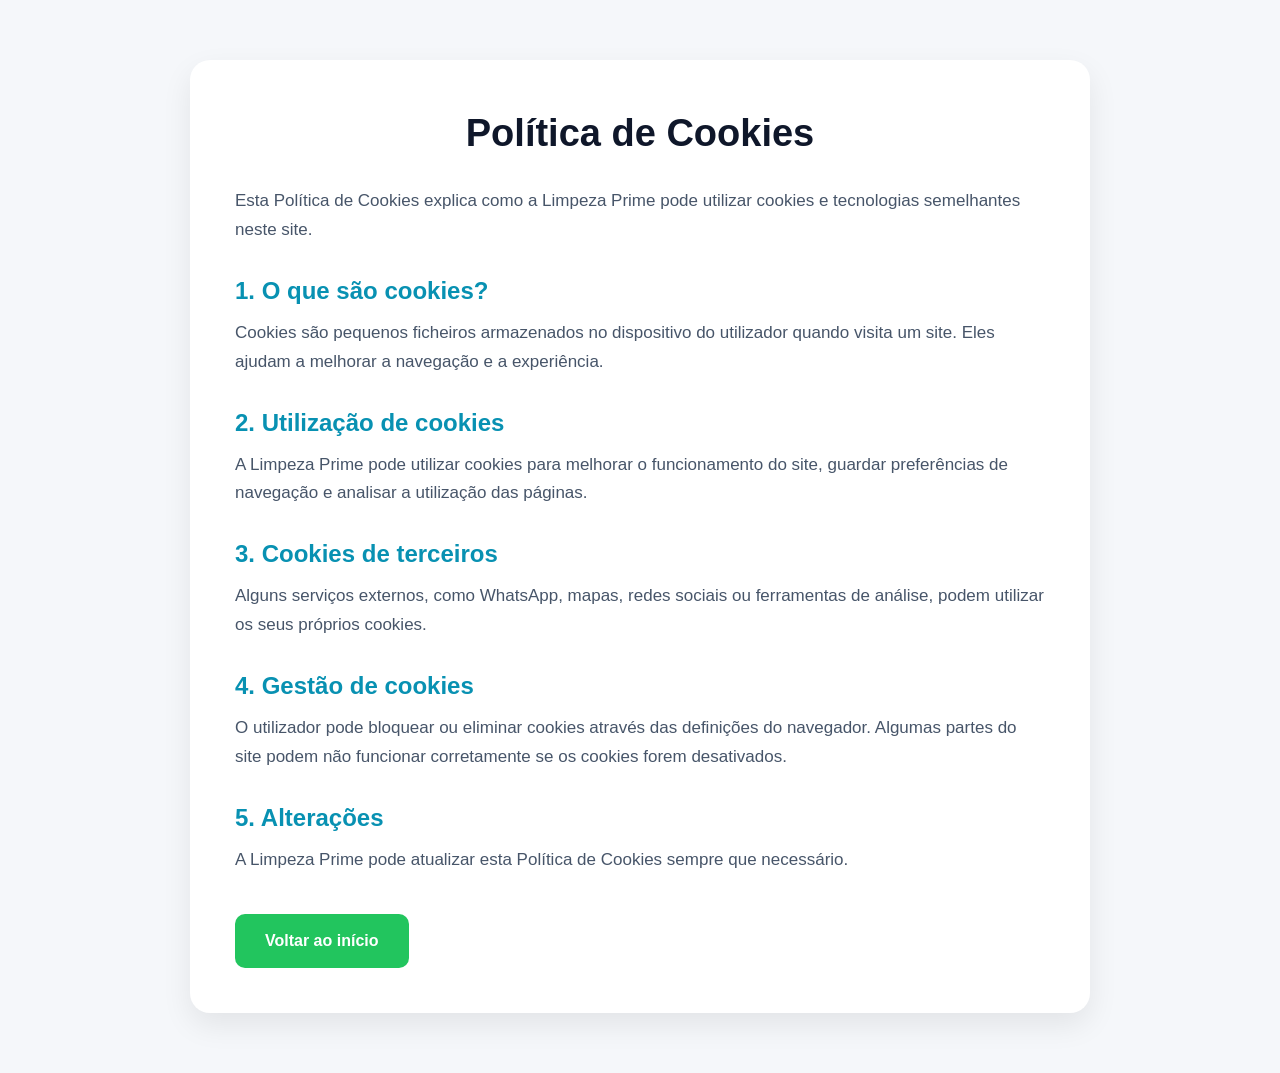
<file: cookies.html>
<!DOCTYPE html>
<html lang="pt-PT">
<head>
  <meta charset="UTF-8">
  <meta name="viewport" content="width=device-width, initial-scale=1.0">
  <title>Política de Cookies | Limpeza Prime</title>
  <link rel="stylesheet" href="style.css">
</head>

<body>

  <main class="pagina-legal">
    <section class="legal-box">
      <h1>Política de Cookies</h1>

      <p>
        Esta Política de Cookies explica como a Limpeza Prime pode utilizar cookies
        e tecnologias semelhantes neste site.
      </p>

      <h2>1. O que são cookies?</h2>
      <p>
        Cookies são pequenos ficheiros armazenados no dispositivo do utilizador
        quando visita um site. Eles ajudam a melhorar a navegação e a experiência.
      </p>

      <h2>2. Utilização de cookies</h2>
      <p>
        A Limpeza Prime pode utilizar cookies para melhorar o funcionamento do site,
        guardar preferências de navegação e analisar a utilização das páginas.
      </p>

      <h2>3. Cookies de terceiros</h2>
      <p>
        Alguns serviços externos, como WhatsApp, mapas, redes sociais ou ferramentas
        de análise, podem utilizar os seus próprios cookies.
      </p>

      <h2>4. Gestão de cookies</h2>
      <p>
        O utilizador pode bloquear ou eliminar cookies através das definições do navegador.
        Algumas partes do site podem não funcionar corretamente se os cookies forem desativados.
      </p>

      <h2>5. Alterações</h2>
      <p>
        A Limpeza Prime pode atualizar esta Política de Cookies sempre que necessário.
      </p>

      <a href="index.html" class="btn btn-whatsapp">Voltar ao início</a>
    </section>
  </main>

</body>
</html>
</file>
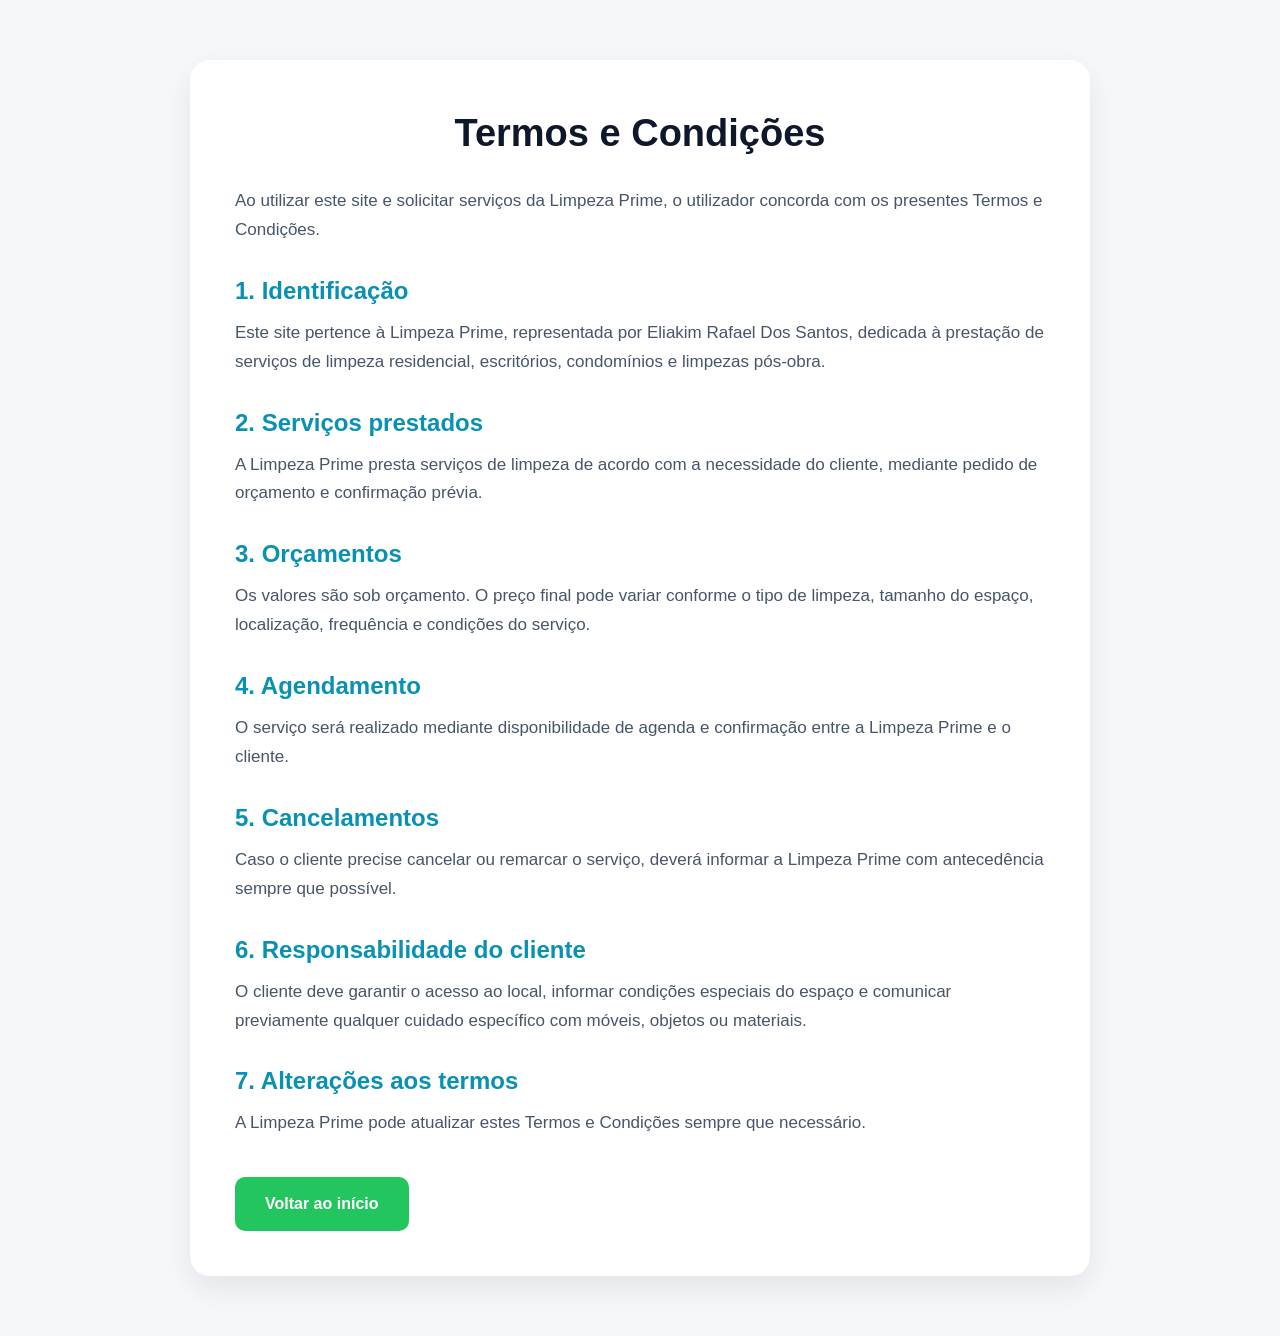
<file: termos.html>
<!DOCTYPE html>
<html lang="pt-PT">
<head>
  <meta charset="UTF-8">
  <meta name="viewport" content="width=device-width, initial-scale=1.0">
  <title>Termos e Condições | Limpeza Prime</title>
  <link rel="stylesheet" href="style.css">
</head>

<body>

  <main class="pagina-legal">
    <section class="legal-box">
      <h1>Termos e Condições</h1>

      <p>
        Ao utilizar este site e solicitar serviços da Limpeza Prime, o utilizador
        concorda com os presentes Termos e Condições.
      </p>

      <h2>1. Identificação</h2>
      <p>
        Este site pertence à Limpeza Prime, representada por Eliakim Rafael Dos Santos,
        dedicada à prestação de serviços de limpeza residencial, escritórios,
        condomínios e limpezas pós-obra.
      </p>

      <h2>2. Serviços prestados</h2>
      <p>
        A Limpeza Prime presta serviços de limpeza de acordo com a necessidade do cliente,
        mediante pedido de orçamento e confirmação prévia.
      </p>

      <h2>3. Orçamentos</h2>
      <p>
        Os valores são sob orçamento. O preço final pode variar conforme o tipo de limpeza,
        tamanho do espaço, localização, frequência e condições do serviço.
      </p>

      <h2>4. Agendamento</h2>
      <p>
        O serviço será realizado mediante disponibilidade de agenda e confirmação entre
        a Limpeza Prime e o cliente.
      </p>

      <h2>5. Cancelamentos</h2>
      <p>
        Caso o cliente precise cancelar ou remarcar o serviço, deverá informar a Limpeza Prime
        com antecedência sempre que possível.
      </p>

      <h2>6. Responsabilidade do cliente</h2>
      <p>
        O cliente deve garantir o acesso ao local, informar condições especiais do espaço
        e comunicar previamente qualquer cuidado específico com móveis, objetos ou materiais.
      </p>

      <h2>7. Alterações aos termos</h2>
      <p>
        A Limpeza Prime pode atualizar estes Termos e Condições sempre que necessário.
      </p>

      <a href="index.html" class="btn btn-whatsapp">Voltar ao início</a>
    </section>
  </main>

</body>
</html>
</file>
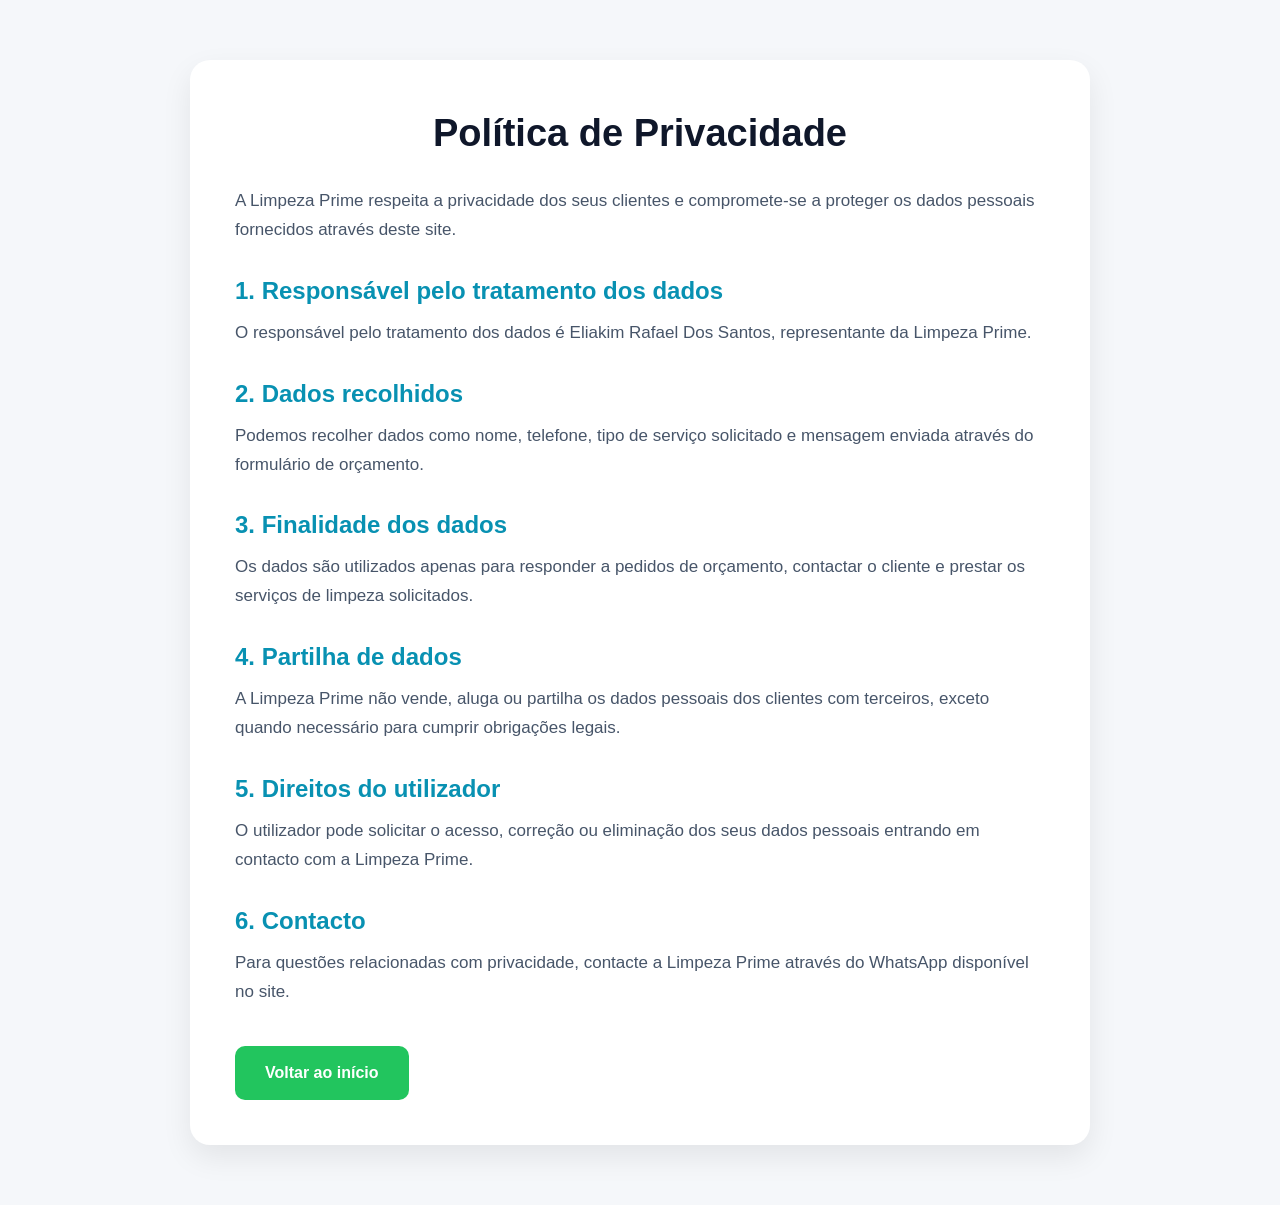
<file: Site_Da_Faxina/privacidade.html>
<!DOCTYPE html>
<html lang="pt-PT">
<head>
  <meta charset="UTF-8">
  <meta name="viewport" content="width=device-width, initial-scale=1.0">
  <title>Política de Privacidade | Limpeza Prime</title>
  <link rel="stylesheet" href="style.css">
</head>

<body>

  <main class="pagina-legal">
    <section class="legal-box">
      <h1>Política de Privacidade</h1>

      <p>
        A Limpeza Prime respeita a privacidade dos seus clientes e compromete-se
        a proteger os dados pessoais fornecidos através deste site.
      </p>

      <h2>1. Responsável pelo tratamento dos dados</h2>
      <p>
        O responsável pelo tratamento dos dados é Eliakim Rafael Dos Santos,
        representante da Limpeza Prime.
      </p>

      <h2>2. Dados recolhidos</h2>
      <p>
        Podemos recolher dados como nome, telefone, tipo de serviço solicitado
        e mensagem enviada através do formulário de orçamento.
      </p>

      <h2>3. Finalidade dos dados</h2>
      <p>
        Os dados são utilizados apenas para responder a pedidos de orçamento,
        contactar o cliente e prestar os serviços de limpeza solicitados.
      </p>

      <h2>4. Partilha de dados</h2>
      <p>
        A Limpeza Prime não vende, aluga ou partilha os dados pessoais dos clientes
        com terceiros, exceto quando necessário para cumprir obrigações legais.
      </p>

      <h2>5. Direitos do utilizador</h2>
      <p>
        O utilizador pode solicitar o acesso, correção ou eliminação dos seus dados
        pessoais entrando em contacto com a Limpeza Prime.
      </p>

      <h2>6. Contacto</h2>
      <p>
        Para questões relacionadas com privacidade, contacte a Limpeza Prime através
        do WhatsApp disponível no site.
      </p>

      <a href="index.html" class="btn btn-whatsapp">Voltar ao início</a>
    </section>
  </main>

</body>
</html>
</file>
<file: style.css>
* {
  margin: 0;
  padding: 0;
  box-sizing: border-box;
  font-family: Arial, Helvetica, sans-serif;
}

html {
  scroll-behavior: smooth;
}

body {
  color: #222;
  background-color: #f5f7fa;
  line-height: 1.5;
}

/* CABEÇALHO */
header {
  width: 100%;
  padding: 6px 8%;
  position: fixed;
  top: 0;
  left: 0;
  z-index: 1000;

  background: rgba(224, 247, 255, 0.96);
  backdrop-filter: blur(10px);
  box-shadow: 0 3px 14px rgba(0, 0, 0, 0.08);
}

.navbar {
  min-height: 76px;
  display: flex;
  justify-content: space-between;
  align-items: center;
  gap: 25px;
}

/* LOGO */
.logo img {
  height: 80px;
  width: auto;
  max-width: 230px;
  display: block;
  border-radius: 18px;
  object-fit: contain;
}

/* MENU */
nav {
  display: flex;
  align-items: center;
  gap: 24px;
}

nav a {
  text-decoration: none;
  color: #0f172a;
  font-weight: 800;
  font-size: 19px;
  transition: 0.3s;
}

nav a:hover {
  color: #0891b2;
}

/* BOTÃO MOBILE */
.menu-toggle {
  display: none;
  background: #0891b2;
  color: white;
  border: none;
  font-size: 28px;
  padding: 8px 14px;
  border-radius: 8px;
  cursor: pointer;
}

/* HERO */
.hero {
  min-height: 100vh;
  padding: 130px 8% 90px;

  background-image:
    linear-gradient(
      90deg,
      rgba(224, 247, 255, 0.96) 0%,
      rgba(224, 247, 255, 0.82) 42%,
      rgba(224, 247, 255, 0.30) 100%
    ),
    url("imagem fundo/fundo3.png");

  background-size: cover;
  background-position: center;
  background-repeat: no-repeat;

  display: flex;
  align-items: center;
}

.hero-content {
  max-width: 700px;
}

.tag {
  display: inline-block;
  background: #22c55e;
  color: white;
  padding: 10px 18px;
  border-radius: 50px;
  font-weight: bold;
  margin-bottom: 22px;
  font-size: 15px;
}

.hero h1 {
  font-size: 56px;
  line-height: 1.1;
  margin-bottom: 22px;
  color: #0f172a;
}

.hero h1 span {
  color: #0891b2;
}

.hero p {
  font-size: 21px;
  line-height: 1.6;
  margin-bottom: 35px;
  color: #334155;
}

.buttons {
  display: flex;
  gap: 15px;
  flex-wrap: wrap;
}

/* BOTÕES */
.btn {
  display: inline-block;
  padding: 15px 30px;
  border-radius: 10px;
  text-decoration: none;
  font-weight: bold;
  transition: 0.3s;
  border: none;
  cursor: pointer;
  font-size: 16px;
}

.btn-whatsapp {
  background: #22c55e;
  color: white;
}

.btn-whatsapp:hover {
  background: #16a34a;
  transform: translateY(-3px);
}

.btn-outline {
  border: 2px solid #0891b2;
  color: #0891b2;
  background: white;
}

.btn-outline:hover {
  background: #0891b2;
  color: white;
}

/* SEÇÕES */
section {
  padding: 85px 8%;
}

.section-title {
  text-align: center;
  margin-bottom: 45px;
}

.section-title h2 {
  font-size: 38px;
  color: #0f172a;
  margin-bottom: 12px;
}

.section-title p {
  color: #64748b;
  font-size: 18px;
}

/* SERVIÇOS */
.services {
  display: grid;
  grid-template-columns: repeat(auto-fit, minmax(220px, 1fr));
  gap: 22px;
}

.service-card {
  background: white;
  padding: 32px 24px;
  border-radius: 18px;
  box-shadow: 0 10px 25px rgba(0, 0, 0, 0.07);
  text-align: center;
  transition: 0.3s;
  border-bottom: 5px solid #0891b2;
}

.service-card:hover {
  transform: translateY(-8px);
}

.icon {
  font-size: 42px;
  margin-bottom: 15px;
}

.service-card h3 {
  color: #0891b2;
  margin-bottom: 12px;
  font-size: 22px;
}

.service-card p {
  color: #475569;
  line-height: 1.6;
}

/* PLANOS */
.planos {
  background: #f0fdfa;
}

.plans-grid {
  display: grid;
  grid-template-columns: repeat(auto-fit, minmax(260px, 1fr));
  gap: 24px;
}

.plan-card {
  background: white;
  padding: 35px 28px;
  border-radius: 20px;
  box-shadow: 0 12px 28px rgba(0, 0, 0, 0.07);
  position: relative;
  transition: 0.3s;
  border: 2px solid transparent;
}

.plan-card:hover {
  transform: translateY(-8px);
}

.plan-card.destaque {
  border-color: #22c55e;
}

.badge {
  position: absolute;
  top: -12px;
  right: 20px;
  background: #22c55e;
  color: white;
  padding: 6px 12px;
  border-radius: 30px;
  font-size: 13px;
  font-weight: bold;
}

.plan-card h3 {
  font-size: 28px;
  color: #0891b2;
  margin-bottom: 10px;
}

.plan-subtitle {
  color: #64748b;
  margin-bottom: 20px;
}

.plan-card ul {
  list-style: none;
  margin-bottom: 25px;
}

.plan-card ul li {
  margin-bottom: 12px;
  color: #334155;
}

/* PROMOÇÕES */
.promocoes {
  background: white;
}

.promo-grid {
  display: grid;
  grid-template-columns: repeat(auto-fit, minmax(240px, 1fr));
  gap: 22px;
}

.promo-card {
  background: linear-gradient(135deg, #0891b2, #22c55e);
  color: white;
  padding: 28px;
  border-radius: 18px;
  box-shadow: 0 12px 28px rgba(0, 0, 0, 0.10);
}

.promo-card h3 {
  margin-bottom: 12px;
  font-size: 24px;
}

/* PREÇOS */
.precos {
  background: #f8fafc;
}

.price-table {
  max-width: 850px;
  margin: auto;
  background: white;
  border-radius: 18px;
  overflow: hidden;
  box-shadow: 0 10px 25px rgba(0, 0, 0, 0.07);
}

.price-row {
  display: grid;
  grid-template-columns: 1fr 1fr;
  padding: 18px 25px;
  border-bottom: 1px solid #e2e8f0;
  font-size: 18px;
}

.price-head {
  background: #0891b2;
  color: white;
  font-weight: bold;
}

/* SOBRE */
.about {
  background: #ecfeff;
  display: grid;
  grid-template-columns: 1fr 1fr;
  gap: 45px;
  align-items: center;
}

.about-text h2 {
  font-size: 40px;
  color: #0f172a;
  margin-bottom: 20px;
  line-height: 1.3;
}

.about-text p {
  color: #475569;
  font-size: 18px;
  line-height: 1.7;
  margin-bottom: 18px;
}

.about-box {
  background: white;
  padding: 35px;
  border-radius: 20px;
  box-shadow: 0 12px 30px rgba(0, 0, 0, 0.08);
}

.about-box h3 {
  color: #0891b2;
  margin-bottom: 20px;
  font-size: 26px;
}

.about-box ul {
  list-style: none;
}

.about-box li {
  margin-bottom: 15px;
  font-size: 18px;
  color: #334155;
}

/* TESTEMUNHOS */
.testemunhos {
  background: white;
}

.testimonial-grid {
  display: grid;
  grid-template-columns: repeat(auto-fit, minmax(250px, 1fr));
  gap: 22px;
}

.testimonial-card {
  background: #f8fafc;
  padding: 28px;
  border-radius: 18px;
  border-left: 5px solid #22c55e;
  box-shadow: 0 10px 25px rgba(0, 0, 0, 0.05);
}

.testimonial-card p {
  color: #475569;
  margin-bottom: 14px;
  line-height: 1.6;
}

.testimonial-card strong {
  color: #0891b2;
}

/* ORÇAMENTO */
.orcamento {
  background:
    linear-gradient(rgba(8, 145, 178, 0.88), rgba(8, 145, 178, 0.88)),
    url("imagens/fundo-servico.png");

  background-size: cover;
  background-position: center;
  background-attachment: fixed;

  color: white;
  text-align: center;
}

.orcamento h2 {
  font-size: 42px;
  margin-bottom: 15px;
}

.orcamento p {
  font-size: 19px;
  margin-bottom: 30px;
  color: #ecfeff;
}

.orcamento-box {
  max-width: 650px;
  margin: auto;
  background: white;
  color: #222;
  padding: 35px;
  border-radius: 20px;
  box-shadow: 0 15px 35px rgba(0, 0, 0, 0.25);
}

form {
  display: flex;
  flex-direction: column;
  gap: 15px;
}

input,
select,
textarea {
  padding: 15px;
  border: 1px solid #cbd5e1;
  border-radius: 10px;
  font-size: 16px;
  outline: none;
  transition: 0.3s;
}

input:focus,
select:focus,
textarea:focus {
  border-color: #0891b2;
  box-shadow: 0 0 0 3px rgba(8, 145, 178, 0.12);
}

textarea {
  min-height: 110px;
  resize: vertical;
}

/* BOTÃO FIXO WHATSAPP */
.whatsapp-fixo {
  position: fixed;
  right: 22px;
  bottom: 22px;
  background: #22c55e;
  color: white;
  padding: 15px 18px;
  border-radius: 50px;
  text-decoration: none;
  font-weight: bold;
  box-shadow: 0 8px 25px rgba(0, 0, 0, 0.25);
  z-index: 2000;
  transition: 0.3s;
}

.whatsapp-fixo:hover {
  background: #16a34a;
  transform: translateY(-3px);
}

/* RODAPÉ */
footer {
  background: #0f172a;
  color: white;
  text-align: center;
  padding: 30px 20px 95px;
}

.footer-logo img {
  height: 70px;
  width: auto;
  margin-bottom: 12px;
  border-radius: 16px;
}

.footer-servicos {
  font-size: 16px;
  font-weight: 600;
  margin-bottom: 4px;
}

.footer-categorias {
  font-size: 15px;
  margin-bottom: 25px;
  color: #e2e8f0;
}

.footer-bottom {
  border-top: 1px solid rgba(255, 255, 255, 0.12);
  padding: 18px 10px 0;
  display: grid;
  grid-template-columns: 1fr auto 1fr;
  align-items: center;
  gap: 20px;
  color: #aab6d3;
  font-size: 14px;
}

.footer-bottom p {
  margin: 0;
}

.footer-bottom p:first-child {
  text-align: left;
}

.footer-bottom p:nth-child(2) {
  text-align: center;
}

.footer-links {
  display: flex;
  align-items: center;
  justify-content: flex-end;
  gap: 10px;
  flex-wrap: wrap;
}

.footer-links a {
  color: #aab6d3;
  text-decoration: none;
  transition: 0.3s;
}

.footer-links a:hover {
  color: #22c55e;
}

.footer-links span {
  color: #64748b;
}

/* PÁGINAS LEGAIS: PRIVACIDADE, COOKIES E TERMOS */
.pagina-legal {
  min-height: 100vh;
  background: #f5f7fa;
  padding: 60px 8%;
}

.legal-box {
  max-width: 900px;
  margin: auto;
  background: white;
  padding: 45px;
  border-radius: 20px;
  box-shadow: 0 12px 30px rgba(0, 0, 0, 0.08);
}

.legal-box h1 {
  font-size: 38px;
  color: #0f172a;
  margin-bottom: 25px;
  text-align: center;
}

.legal-box h2 {
  font-size: 24px;
  color: #0891b2;
  margin-top: 28px;
  margin-bottom: 10px;
}

.legal-box p {
  font-size: 17px;
  color: #475569;
  line-height: 1.7;
  margin-bottom: 14px;
}

.legal-box .btn {
  margin-top: 25px;
}

/* RESPONSIVO */
@media (max-width: 1150px) {
  nav {
    gap: 16px;
  }

  nav a {
    font-size: 17px;
  }
}

@media (max-width: 1000px) {
  .logo img {
    height: 66px;
    max-width: 210px;
  }

  .footer-bottom {
    grid-template-columns: 1fr;
    text-align: center;
  }

  .footer-bottom p:first-child,
  .footer-bottom p:nth-child(2) {
    text-align: center;
  }

  .footer-links {
    justify-content: center;
  }
}

@media (max-width: 850px) {
  header {
    position: fixed;
    padding: 8px 6%;
  }

  .navbar {
    min-height: 70px;
  }

  .logo img {
    height: 60px;
    max-width: 190px;
  }

  .menu-toggle {
    display: block;
  }

  nav {
    position: absolute;
    top: 86px;
    left: 0;
    width: 100%;

    background: white;
    display: none;
    flex-direction: column;
    gap: 0;

    padding: 15px 0;
    box-shadow: 0 12px 25px rgba(0, 0, 0, 0.10);
  }

  nav.active {
    display: flex;
  }

  nav a {
    width: 100%;
    text-align: center;
    padding: 14px;
    font-size: 19px;
  }

  .hero {
    padding-top: 120px;
    text-align: center;
    justify-content: center;

    background-image:
      linear-gradient(rgba(255, 255, 255, 0.90), rgba(255, 255, 255, 0.90)),
      url("imagem fundo/fundo3.png");
  }

  .hero h1 {
    font-size: 38px;
  }

  .hero p {
    font-size: 18px;
  }

  .buttons {
    justify-content: center;
  }

  .about {
    grid-template-columns: 1fr;
    text-align: center;
  }

  .about-box {
    text-align: left;
  }

  .orcamento {
    background-attachment: scroll;
  }

  footer {
    padding-bottom: 110px;
  }

  .footer-bottom {
    grid-template-columns: 1fr;
    text-align: center;
    gap: 10px;
  }

  .footer-bottom p:first-child,
  .footer-bottom p:nth-child(2) {
    text-align: center;
  }

  .footer-links {
    justify-content: center;
  }
}

@media (max-width: 600px) {
  .pagina-legal {
    padding: 35px 5%;
  }

  .legal-box {
    padding: 28px 22px;
  }

  .legal-box h1 {
    font-size: 30px;
  }

  .legal-box h2 {
    font-size: 21px;
  }

  .legal-box p {
    font-size: 16px;
  }
}

@media (max-width: 500px) {
  section {
    padding: 65px 6%;
  }

  .hero h1 {
    font-size: 32px;
  }

  .section-title h2,
  .about-text h2,
  .orcamento h2 {
    font-size: 30px;
  }

  .orcamento-box {
    padding: 25px;
  }

  .btn {
    width: 100%;
    text-align: center;
  }

  .price-row {
    grid-template-columns: 1fr;
    gap: 8px;
  }

  .whatsapp-fixo {
    right: 15px;
    bottom: 15px;
    padding: 13px 16px;
  }

  .footer-logo img {
    height: 60px;
  }

  .footer-bottom {
    font-size: 13px;
  }
}
</file>
<file: Site_Da_Faxina/style.css>
* {
  margin: 0;
  padding: 0;
  box-sizing: border-box;
  font-family: Arial, Helvetica, sans-serif;
}

html {
  scroll-behavior: smooth;
}

body {
  color: #222;
  background-color: #f5f7fa;
  line-height: 1.5;
}

/* CABEÇALHO */
header {
  width: 100%;
  padding: 6px 8%;
  position: fixed;
  top: 0;
  left: 0;
  z-index: 1000;

  background: rgba(224, 247, 255, 0.96);
  backdrop-filter: blur(10px);
  box-shadow: 0 3px 14px rgba(0, 0, 0, 0.08);
}

.navbar {
  min-height: 76px;
  display: flex;
  justify-content: space-between;
  align-items: center;
  gap: 25px;
}

/* LOGO */
.logo img {
  height: 80px;
  width: auto;
  max-width: 230px;
  display: block;
  border-radius: 18px;
  object-fit: contain;
}

/* MENU */
nav {
  display: flex;
  align-items: center;
  gap: 24px;
}

nav a {
  text-decoration: none;
  color: #0f172a;
  font-weight: 800;
  font-size: 19px;
  transition: 0.3s;
}

nav a:hover {
  color: #0891b2;
}

/* BOTÃO MOBILE */
.menu-toggle {
  display: none;
  background: #0891b2;
  color: white;
  border: none;
  font-size: 28px;
  padding: 8px 14px;
  border-radius: 8px;
  cursor: pointer;
}

/* HERO */
.hero {
  min-height: 100vh;
  padding: 130px 8% 90px;

  background-image:
    linear-gradient(
      90deg,
      rgba(224, 247, 255, 0.96) 0%,
      rgba(224, 247, 255, 0.82) 42%,
      rgba(224, 247, 255, 0.30) 100%
    ),
    url("imagem fundo/fundo3.png");

  background-size: cover;
  background-position: center;
  background-repeat: no-repeat;

  display: flex;
  align-items: center;
}

.hero-content {
  max-width: 700px;
}

.tag {
  display: inline-block;
  background: #22c55e;
  color: white;
  padding: 10px 18px;
  border-radius: 50px;
  font-weight: bold;
  margin-bottom: 22px;
  font-size: 15px;
}

.hero h1 {
  font-size: 56px;
  line-height: 1.1;
  margin-bottom: 22px;
  color: #0f172a;
}

.hero h1 span {
  color: #0891b2;
}

.hero p {
  font-size: 21px;
  line-height: 1.6;
  margin-bottom: 35px;
  color: #334155;
}

.buttons {
  display: flex;
  gap: 15px;
  flex-wrap: wrap;
}

/* BOTÕES */
.btn {
  display: inline-block;
  padding: 15px 30px;
  border-radius: 10px;
  text-decoration: none;
  font-weight: bold;
  transition: 0.3s;
  border: none;
  cursor: pointer;
  font-size: 16px;
}

.btn-whatsapp {
  background: #22c55e;
  color: white;
}

.btn-whatsapp:hover {
  background: #16a34a;
  transform: translateY(-3px);
}

.btn-outline {
  border: 2px solid #0891b2;
  color: #0891b2;
  background: white;
}

.btn-outline:hover {
  background: #0891b2;
  color: white;
}

/* SEÇÕES */
section {
  padding: 85px 8%;
}

.section-title {
  text-align: center;
  margin-bottom: 45px;
}

.section-title h2 {
  font-size: 38px;
  color: #0f172a;
  margin-bottom: 12px;
}

.section-title p {
  color: #64748b;
  font-size: 18px;
}

/* SERVIÇOS */
.services {
  display: grid;
  grid-template-columns: repeat(auto-fit, minmax(220px, 1fr));
  gap: 22px;
}

.service-card {
  background: white;
  padding: 32px 24px;
  border-radius: 18px;
  box-shadow: 0 10px 25px rgba(0, 0, 0, 0.07);
  text-align: center;
  transition: 0.3s;
  border-bottom: 5px solid #0891b2;
}

.service-card:hover {
  transform: translateY(-8px);
}

.icon {
  font-size: 42px;
  margin-bottom: 15px;
}

.service-card h3 {
  color: #0891b2;
  margin-bottom: 12px;
  font-size: 22px;
}

.service-card p {
  color: #475569;
  line-height: 1.6;
}

/* PLANOS */
.planos {
  background: #f0fdfa;
}

.plans-grid {
  display: grid;
  grid-template-columns: repeat(auto-fit, minmax(260px, 1fr));
  gap: 24px;
}

.plan-card {
  background: white;
  padding: 35px 28px;
  border-radius: 20px;
  box-shadow: 0 12px 28px rgba(0, 0, 0, 0.07);
  position: relative;
  transition: 0.3s;
  border: 2px solid transparent;
}

.plan-card:hover {
  transform: translateY(-8px);
}

.plan-card.destaque {
  border-color: #22c55e;
}

.badge {
  position: absolute;
  top: -12px;
  right: 20px;
  background: #22c55e;
  color: white;
  padding: 6px 12px;
  border-radius: 30px;
  font-size: 13px;
  font-weight: bold;
}

.plan-card h3 {
  font-size: 28px;
  color: #0891b2;
  margin-bottom: 10px;
}

.plan-subtitle {
  color: #64748b;
  margin-bottom: 20px;
}

.plan-card ul {
  list-style: none;
  margin-bottom: 25px;
}

.plan-card ul li {
  margin-bottom: 12px;
  color: #334155;
}

/* PROMOÇÕES */
.promocoes {
  background: white;
}

.promo-grid {
  display: grid;
  grid-template-columns: repeat(auto-fit, minmax(240px, 1fr));
  gap: 22px;
}

.promo-card {
  background: linear-gradient(135deg, #0891b2, #22c55e);
  color: white;
  padding: 28px;
  border-radius: 18px;
  box-shadow: 0 12px 28px rgba(0, 0, 0, 0.10);
}

.promo-card h3 {
  margin-bottom: 12px;
  font-size: 24px;
}

/* PREÇOS */
.precos {
  background: #f8fafc;
}

.price-table {
  max-width: 850px;
  margin: auto;
  background: white;
  border-radius: 18px;
  overflow: hidden;
  box-shadow: 0 10px 25px rgba(0, 0, 0, 0.07);
}

.price-row {
  display: grid;
  grid-template-columns: 1fr 1fr;
  padding: 18px 25px;
  border-bottom: 1px solid #e2e8f0;
  font-size: 18px;
}

.price-head {
  background: #0891b2;
  color: white;
  font-weight: bold;
}

/* SOBRE */
.about {
  background: #ecfeff;
  display: grid;
  grid-template-columns: 1fr 1fr;
  gap: 45px;
  align-items: center;
}

.about-text h2 {
  font-size: 40px;
  color: #0f172a;
  margin-bottom: 20px;
  line-height: 1.3;
}

.about-text p {
  color: #475569;
  font-size: 18px;
  line-height: 1.7;
  margin-bottom: 18px;
}

.about-box {
  background: white;
  padding: 35px;
  border-radius: 20px;
  box-shadow: 0 12px 30px rgba(0, 0, 0, 0.08);
}

.about-box h3 {
  color: #0891b2;
  margin-bottom: 20px;
  font-size: 26px;
}

.about-box ul {
  list-style: none;
}

.about-box li {
  margin-bottom: 15px;
  font-size: 18px;
  color: #334155;
}

/* TESTEMUNHOS */
.testemunhos {
  background: white;
}

.testimonial-grid {
  display: grid;
  grid-template-columns: repeat(auto-fit, minmax(250px, 1fr));
  gap: 22px;
}

.testimonial-card {
  background: #f8fafc;
  padding: 28px;
  border-radius: 18px;
  border-left: 5px solid #22c55e;
  box-shadow: 0 10px 25px rgba(0, 0, 0, 0.05);
}

.testimonial-card p {
  color: #475569;
  margin-bottom: 14px;
  line-height: 1.6;
}

.testimonial-card strong {
  color: #0891b2;
}

/* ORÇAMENTO */
.orcamento {
  background:
    linear-gradient(rgba(8, 145, 178, 0.88), rgba(8, 145, 178, 0.88)),
    url("imagens/fundo-servico.png");

  background-size: cover;
  background-position: center;
  background-attachment: fixed;

  color: white;
  text-align: center;
}

.orcamento h2 {
  font-size: 42px;
  margin-bottom: 15px;
}

.orcamento p {
  font-size: 19px;
  margin-bottom: 30px;
  color: #ecfeff;
}

.orcamento-box {
  max-width: 650px;
  margin: auto;
  background: white;
  color: #222;
  padding: 35px;
  border-radius: 20px;
  box-shadow: 0 15px 35px rgba(0, 0, 0, 0.25);
}

form {
  display: flex;
  flex-direction: column;
  gap: 15px;
}

input,
select,
textarea {
  padding: 15px;
  border: 1px solid #cbd5e1;
  border-radius: 10px;
  font-size: 16px;
  outline: none;
  transition: 0.3s;
}

input:focus,
select:focus,
textarea:focus {
  border-color: #0891b2;
  box-shadow: 0 0 0 3px rgba(8, 145, 178, 0.12);
}

textarea {
  min-height: 110px;
  resize: vertical;
}

/* BOTÃO FIXO WHATSAPP */
.whatsapp-fixo {
  position: fixed;
  right: 22px;
  bottom: 22px;
  background: #22c55e;
  color: white;
  padding: 15px 18px;
  border-radius: 50px;
  text-decoration: none;
  font-weight: bold;
  box-shadow: 0 8px 25px rgba(0, 0, 0, 0.25);
  z-index: 2000;
  transition: 0.3s;
}

.whatsapp-fixo:hover {
  background: #16a34a;
  transform: translateY(-3px);
}

/* RODAPÉ */
footer {
  background: #0f172a;
  color: white;
  text-align: center;
  padding: 30px 20px 95px;
}

.footer-logo img {
  height: 70px;
  width: auto;
  margin-bottom: 12px;
  border-radius: 16px;
}

.footer-servicos {
  font-size: 16px;
  font-weight: 600;
  margin-bottom: 4px;
}

.footer-categorias {
  font-size: 15px;
  margin-bottom: 25px;
  color: #e2e8f0;
}

.footer-bottom {
  border-top: 1px solid rgba(255, 255, 255, 0.12);
  padding: 18px 10px 0;
  display: grid;
  grid-template-columns: 1fr auto 1fr;
  align-items: center;
  gap: 20px;
  color: #aab6d3;
  font-size: 14px;
}

.footer-bottom p {
  margin: 0;
}

.footer-bottom p:first-child {
  text-align: left;
}

.footer-bottom p:nth-child(2) {
  text-align: center;
}

.footer-links {
  display: flex;
  align-items: center;
  justify-content: flex-end;
  gap: 10px;
  flex-wrap: wrap;
}

.footer-links a {
  color: #aab6d3;
  text-decoration: none;
  transition: 0.3s;
}

.footer-links a:hover {
  color: #22c55e;
}

.footer-links span {
  color: #64748b;
}

/* PÁGINAS LEGAIS: PRIVACIDADE, COOKIES E TERMOS */
.pagina-legal {
  min-height: 100vh;
  background: #f5f7fa;
  padding: 60px 8%;
}

.legal-box {
  max-width: 900px;
  margin: auto;
  background: white;
  padding: 45px;
  border-radius: 20px;
  box-shadow: 0 12px 30px rgba(0, 0, 0, 0.08);
}

.legal-box h1 {
  font-size: 38px;
  color: #0f172a;
  margin-bottom: 25px;
  text-align: center;
}

.legal-box h2 {
  font-size: 24px;
  color: #0891b2;
  margin-top: 28px;
  margin-bottom: 10px;
}

.legal-box p {
  font-size: 17px;
  color: #475569;
  line-height: 1.7;
  margin-bottom: 14px;
}

.legal-box .btn {
  margin-top: 25px;
}

/* RESPONSIVO */
@media (max-width: 1150px) {
  nav {
    gap: 16px;
  }

  nav a {
    font-size: 17px;
  }
}

@media (max-width: 1000px) {
  .logo img {
    height: 66px;
    max-width: 210px;
  }

  .footer-bottom {
    grid-template-columns: 1fr;
    text-align: center;
  }

  .footer-bottom p:first-child,
  .footer-bottom p:nth-child(2) {
    text-align: center;
  }

  .footer-links {
    justify-content: center;
  }
}

@media (max-width: 850px) {
  header {
    position: fixed;
    padding: 8px 6%;
  }

  .navbar {
    min-height: 70px;
  }

  .logo img {
    height: 60px;
    max-width: 190px;
  }

  .menu-toggle {
    display: block;
  }

  nav {
    position: absolute;
    top: 86px;
    left: 0;
    width: 100%;

    background: white;
    display: none;
    flex-direction: column;
    gap: 0;

    padding: 15px 0;
    box-shadow: 0 12px 25px rgba(0, 0, 0, 0.10);
  }

  nav.active {
    display: flex;
  }

  nav a {
    width: 100%;
    text-align: center;
    padding: 14px;
    font-size: 19px;
  }

  .hero {
    padding-top: 120px;
    text-align: center;
    justify-content: center;

    background-image:
      linear-gradient(rgba(255, 255, 255, 0.90), rgba(255, 255, 255, 0.90)),
      url("imagem fundo/fundo3.png");
  }

  .hero h1 {
    font-size: 38px;
  }

  .hero p {
    font-size: 18px;
  }

  .buttons {
    justify-content: center;
  }

  .about {
    grid-template-columns: 1fr;
    text-align: center;
  }

  .about-box {
    text-align: left;
  }

  .orcamento {
    background-attachment: scroll;
  }

  footer {
    padding-bottom: 110px;
  }

  .footer-bottom {
    grid-template-columns: 1fr;
    text-align: center;
    gap: 10px;
  }

  .footer-bottom p:first-child,
  .footer-bottom p:nth-child(2) {
    text-align: center;
  }

  .footer-links {
    justify-content: center;
  }
}

@media (max-width: 600px) {
  .pagina-legal {
    padding: 35px 5%;
  }

  .legal-box {
    padding: 28px 22px;
  }

  .legal-box h1 {
    font-size: 30px;
  }

  .legal-box h2 {
    font-size: 21px;
  }

  .legal-box p {
    font-size: 16px;
  }
}

@media (max-width: 500px) {
  section {
    padding: 65px 6%;
  }

  .hero h1 {
    font-size: 32px;
  }

  .section-title h2,
  .about-text h2,
  .orcamento h2 {
    font-size: 30px;
  }

  .orcamento-box {
    padding: 25px;
  }

  .btn {
    width: 100%;
    text-align: center;
  }

  .price-row {
    grid-template-columns: 1fr;
    gap: 8px;
  }

  .whatsapp-fixo {
    right: 15px;
    bottom: 15px;
    padding: 13px 16px;
  }

  .footer-logo img {
    height: 60px;
  }

  .footer-bottom {
    font-size: 13px;
  }
}
</file>
